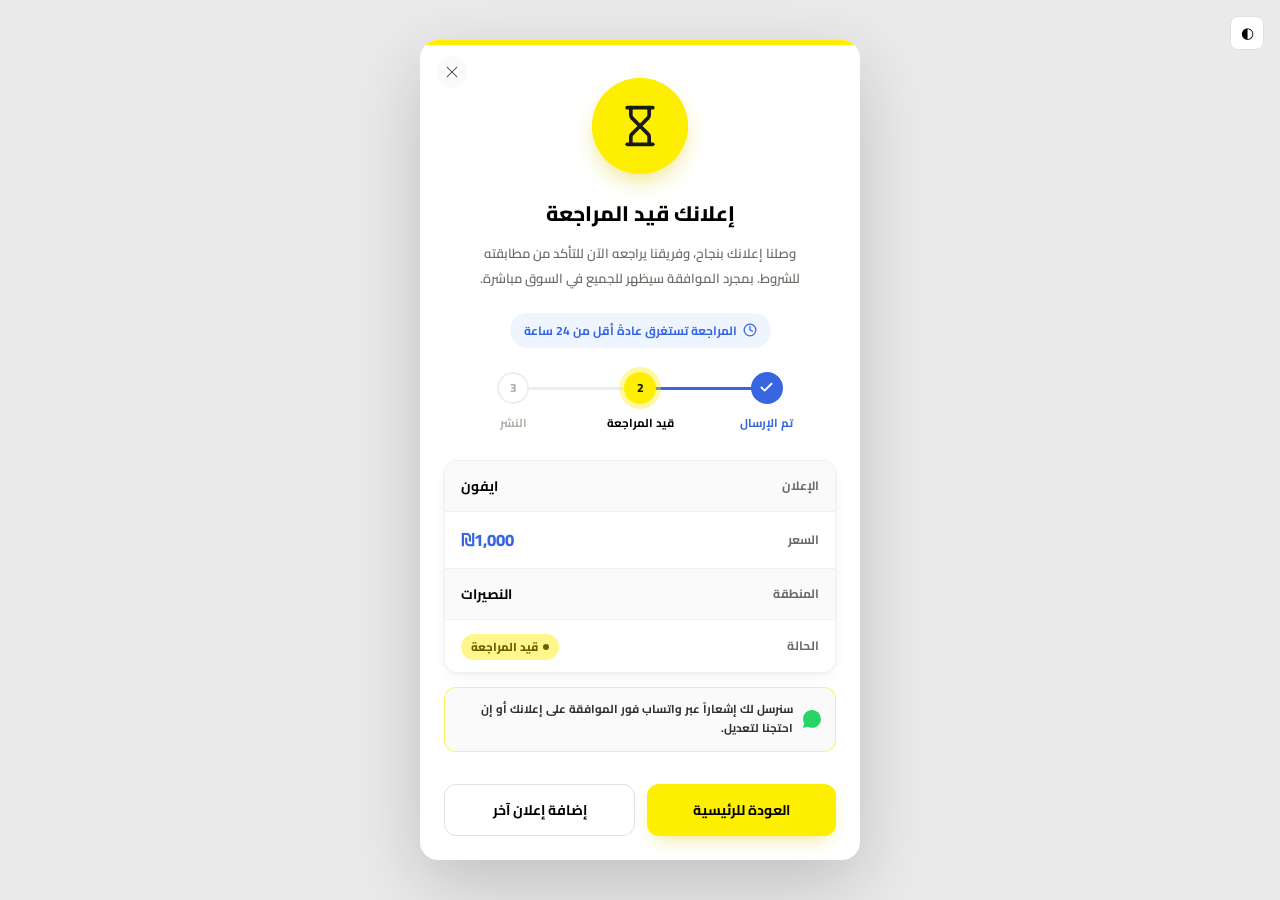
<file: reviw.html>
<!doctype html>
<html lang="ar" dir="rtl">
<head>
<meta charset="UTF-8" />
<meta name="viewport" content="width=device-width, initial-scale=1.0" />
<title>إعلانك قيد المراجعة | سوق غزة</title>
<link href="https://fonts.googleapis.com/css2?family=Cairo:wght@400;600;700;800&display=swap" rel="stylesheet" />
<style>
*,*::before,*::after{margin:0;padding:0;box-sizing:border-box}
:root{
  --primary:#feee00; --blue:#3866df; --blue-dark:color-mix(in srgb,var(--blue) 82%,black);
  --bg:#fff; --bg-hover:rgba(0,0,0,.05); --text:#000; --border-color:#e0e0e0; --desc:#303030;
  --modal-bg:#fff; --modal-border:#f0f0f0; --modal-input-bg:#fafafa; --modal-input-border:#eee;
  --gm-muted:#6b6b65; --gm-faint:#b0b0a8; --gm-accent-s:rgba(29,110,245,.07); --gm-accent-r:rgba(29,110,245,.16);
  --gm-green-r:rgba(56,102,223,.18);
  --gm-shadow:0 1px 3px rgba(0,0,0,.05),0 4px 14px rgba(0,0,0,.04);
  --en-font:"Cairo",sans-serif; --transition:.3s; --border-radius:8px;
  --page:#eaeaea;
}
body.dark-mode{
  --bg:#111820; --text:#fff; --bg-hover:rgba(255,255,255,.08); --border-color:#333; --desc:#aaa;
  --modal-bg:#1c1c1c; --modal-border:#2a2a2a; --modal-input-bg:#222; --modal-input-border:#2e2e2e;
  --gm-muted:#9a9a94; --gm-faint:#5a5a55; --gm-accent-s:rgba(29,110,245,.12); --gm-accent-r:rgba(29,110,245,.24);
  --page:#0b1016;
}
body{font-family:var(--en-font);background:var(--page);color:var(--text);min-height:100vh;display:flex;align-items:center;justify-content:center;padding:20px;-webkit-font-smoothing:antialiased;transition:background .3s}

/* ===== backdrop mimic (remove inside your project: Bootstrap modal provides it) ===== */
.demo-theme{position:fixed;top:16px;inset-inline-start:16px;width:34px;height:34px;border-radius:8px;border:1px solid var(--border-color);background:var(--bg);color:var(--text);cursor:pointer;font-size:15px}

/* ===== modal card ===== */
.review-card{
  position:relative;width:100%;max-width:440px;background:var(--modal-bg);
  border-radius:18px;overflow:hidden;box-shadow:0 24px 70px rgba(0,0,0,.18);
  text-align:center;animation:rvIn .5s cubic-bezier(.34,1.3,.64,1) both;
}
@keyframes rvIn{from{opacity:0;transform:translateY(22px) scale(.97)}to{opacity:1;transform:none}}
.review-card::before{content:"";position:absolute;top:0;inset-inline:0;height:5px;background:var(--primary)}
.review-close{position:absolute;top:16px;inset-inline-end:16px;width:32px;height:32px;border:none;border-radius:50%;background:var(--modal-input-bg);color:var(--desc);cursor:pointer;display:flex;align-items:center;justify-content:center;transition:background .2s,color .2s}
.review-close:hover{background:var(--primary);color:#1a1a1a}

.review-body{padding:38px 24px 8px}

/* animated icon */
.review-icon{position:relative;width:96px;height:96px;margin:0 auto 20px}
.review-icon__ring{position:absolute;inset:0;border-radius:50%;background:color-mix(in srgb,var(--primary) 35%,transparent);animation:rvPulse 2.4s ease-in-out infinite}
.review-icon__ring.r2{animation-delay:1.2s}
@keyframes rvPulse{0%{transform:scale(.8);opacity:.9}100%{transform:scale(1.45);opacity:0}}
.review-icon__core{position:relative;width:96px;height:96px;border-radius:50%;background:var(--primary);color:#1a1a1a;display:flex;align-items:center;justify-content:center;box-shadow:0 10px 26px -8px rgba(216,201,0,.65);animation:rvPop .55s cubic-bezier(.22,1.4,.36,1) both}
@keyframes rvPop{from{transform:scale(.4);opacity:0}to{transform:scale(1);opacity:1}}
.review-icon__core svg{width:44px;height:44px;overflow:visible}
.hg-top,.hg-bot{transform-origin:center}
.hg-spin{transform-origin:12px 12px;animation:rvFlip 3.2s ease-in-out infinite}
@keyframes rvFlip{0%,55%{transform:rotate(0)}85%,100%{transform:rotate(180deg)}}

.review-title{font-size:21px;font-weight:800;margin-bottom:8px}
.review-desc{font-size:13px;line-height:1.9;color:var(--gm-muted);max-width:330px;margin:0 auto 22px;font-weight:600}

/* eta chip */
.review-eta{display:inline-flex;align-items:center;gap:6px;padding:6px 14px;border-radius:999px;background:var(--gm-accent-s);color:var(--blue);font-size:12px;font-weight:700;margin-bottom:24px}
.review-eta svg{width:14px;height:14px}

/* timeline */
.review-steps{display:flex;align-items:flex-start;justify-content:space-between;position:relative;margin:0 6px 26px}
.review-steps::before{content:"";position:absolute;top:15px;inset-inline:16%;height:3px;border-radius:3px;background:var(--modal-input-border)}
.review-steps::after{content:"";position:absolute;top:15px;inset-inline-start:16%;height:3px;border-radius:3px;background:var(--blue);width:34%;animation:rvFill 1.2s .3s ease both}
@keyframes rvFill{from{width:0}}
.rs{position:relative;z-index:1;flex:1;display:flex;flex-direction:column;align-items:center;gap:8px}
.rs__dot{width:32px;height:32px;border-radius:50%;display:flex;align-items:center;justify-content:center;background:var(--modal-bg);border:2px solid var(--modal-input-border);color:var(--gm-faint);font-size:12px;font-weight:800}
.rs__dot svg{width:15px;height:15px}
.rs__label{font-size:11.5px;font-weight:700;color:var(--gm-faint)}
.rs.done .rs__dot{background:var(--blue);border-color:var(--blue);color:#fff}
.rs.done .rs__label{color:var(--blue)}
.rs.active .rs__dot{background:var(--primary);border-color:var(--primary);color:#1a1a1a;box-shadow:0 0 0 5px color-mix(in srgb,var(--primary) 35%,transparent);animation:rvGlow 1.8s ease-in-out infinite}
.rs.active .rs__label{color:var(--text)}
@keyframes rvGlow{50%{box-shadow:0 0 0 9px color-mix(in srgb,var(--primary) 0%,transparent)}}

/* ad summary (same look as .npw-review-list) */
.review-list{border:1px solid var(--modal-border);border-radius:14px;overflow:hidden;box-shadow:var(--gm-shadow);text-align:start;margin-bottom:14px}
.review-row{display:flex;align-items:center;justify-content:space-between;gap:14px;padding:12px 16px;background:var(--modal-input-bg)}
.review-row:nth-child(even){background:var(--modal-bg)}
.review-row+.review-row{border-top:1px solid var(--modal-border)}
.review-label{font-size:.76rem;font-weight:700;color:var(--gm-muted)}
.review-value{font-size:.86rem;font-weight:700;max-width:62%;overflow:hidden;text-overflow:ellipsis;white-space:nowrap}
.review-value.price{color:var(--blue);font-size:1.05rem;font-weight:800}
.badge-pending{display:inline-flex;align-items:center;gap:5px;padding:2px 10px;border-radius:999px;background:color-mix(in srgb,var(--primary) 45%,transparent);color:#6b5e00;font-size:11.5px;font-weight:800}
body.dark-mode .badge-pending{color:var(--primary);background:rgba(254,238,0,.14)}
.badge-pending i{width:6px;height:6px;border-radius:50%;background:currentColor;animation:rvBlink 1.2s infinite}
@keyframes rvBlink{50%{opacity:.25}}

/* note (same look as .addition-note) */
.review-note{display:flex;align-items:center;gap:10px;padding:12px 14px;border-radius:12px;background:var(--modal-input-bg);border:1px solid rgba(254,238,0,.6);text-align:start;margin-bottom:6px}
.review-note svg{width:18px;height:18px;flex-shrink:0;color:#25d366}
.review-note p{font-size:11.5px;line-height:1.7;font-weight:700;color:var(--desc)}

/* actions (same look as .price-success-actions) */
.review-actions{display:flex;gap:12px;padding:18px 24px 24px}
.review-actions a{flex:1;display:flex;align-items:center;justify-content:center;min-height:48px;padding:12px 14px;border-radius:12px;font-family:var(--en-font);font-size:14px;font-weight:700;text-decoration:none;white-space:nowrap;transition:transform .15s,background .2s,color .2s,border-color .2s,box-shadow .2s}
.review-actions a:active{transform:scale(.97)}
.btn-primary{background:var(--primary);color:var(--text);box-shadow:0 8px 20px -8px rgba(216,201,0,.55)}
.btn-primary:hover{background:var(--blue);color:#fff;transform:translateY(-1px)}
.btn-outline{background:transparent;border:1px solid var(--border-color);color:var(--text)}
.btn-outline:hover{background:var(--bg-hover);transform:translateY(-1px)}
@media(max-width:380px){.review-actions{flex-direction:column}}
@media(prefers-reduced-motion:reduce){*{animation:none!important}}
</style>
</head>
<body>

<button class="demo-theme" onclick="document.body.classList.toggle('dark-mode')" aria-label="Toggle dark mode">◐</button>

<div class="review-card" role="dialog" aria-modal="true" aria-labelledby="reviewTitle">
  <button class="review-close" aria-label="إغلاق">
    <svg width="14" height="14" fill="currentColor" viewBox="0 0 16 16"><path d="M2.146 2.854a.5.5 0 1 1 .708-.708L8 7.293l5.146-5.147a.5.5 0 0 1 .708.708L8.707 8l5.147 5.146a.5.5 0 0 1-.708.708L8 8.707l-5.146 5.147a.5.5 0 0 1-.708-.708L7.293 8z"/></svg>
  </button>

  <div class="review-body">
    <div class="review-icon" aria-hidden="true">
      <span class="review-icon__ring"></span><span class="review-icon__ring r2"></span>
      <div class="review-icon__core">
        <svg viewBox="0 0 24 24" fill="none" stroke="currentColor" stroke-width="2" stroke-linecap="round" stroke-linejoin="round">
          <g class="hg-spin"><path d="M5 22h14"/><path d="M5 2h14"/><path d="M17 22v-4.172a2 2 0 0 0-.586-1.414L12 12l-4.414 4.414A2 2 0 0 0 7 17.828V22"/><path d="M7 2v4.172a2 2 0 0 0 .586 1.414L12 12l4.414-4.414A2 2 0 0 0 17 6.172V2"/></g>
        </svg>
      </div>
    </div>

    <h2 class="review-title" id="reviewTitle">إعلانك قيد المراجعة</h2>
    <p class="review-desc">وصلنا إعلانك بنجاح، وفريقنا يراجعه الآن للتأكد من مطابقته للشروط. بمجرد الموافقة سيظهر للجميع في السوق مباشرة.</p>

    <div class="review-eta">
      <svg viewBox="0 0 24 24" fill="none" stroke="currentColor" stroke-width="2.2" stroke-linecap="round" stroke-linejoin="round"><circle cx="12" cy="12" r="10"/><path d="M12 6v6l4 2"/></svg>
      <span>المراجعة تستغرق عادةً أقل من 24 ساعة</span>
    </div>

    <div class="review-steps">
      <div class="rs done"><span class="rs__dot"><svg viewBox="0 0 24 24" fill="none" stroke="currentColor" stroke-width="3" stroke-linecap="round" stroke-linejoin="round"><path d="M20 6 9 17l-5-5"/></svg></span><span class="rs__label">تم الإرسال</span></div>
      <div class="rs active"><span class="rs__dot">2</span><span class="rs__label">قيد المراجعة</span></div>
      <div class="rs"><span class="rs__dot">3</span><span class="rs__label">النشر</span></div>
    </div>

    <div class="review-list">
      <div class="review-row"><span class="review-label">الإعلان</span><span class="review-value">ايفون</span></div>
      <div class="review-row"><span class="review-label">السعر</span><span class="review-value price">₪1,000</span></div>
      <div class="review-row"><span class="review-label">المنطقة</span><span class="review-value">النصيرات</span></div>
      <div class="review-row"><span class="review-label">الحالة</span><span class="review-value"><span class="badge-pending"><i></i>قيد المراجعة</span></span></div>
    </div>

    <div class="review-note">
      <svg fill="currentColor" viewBox="0 0 16 16"><path d="M13.601 2.326A7.85 7.85 0 0 0 7.994 0C3.627 0 .068 3.558.064 7.926c0 1.399.366 2.76 1.057 3.965L0 16l4.204-1.102a7.9 7.9 0 0 0 3.79.965h.004c4.368 0 7.926-3.558 7.93-7.93A7.9 7.9 0 0 0 13.6 2.326z"/></svg>
      <p>سنرسل لك إشعاراً عبر واتساب فور الموافقة على إعلانك أو إن احتجنا لتعديل.</p>
    </div>
  </div>

  <div class="review-actions">
    <a href="home.html" class="btn-primary">العودة للرئيسية</a>
    <a href="#" class="btn-outline" id="reviewAddAnotherBtn">إضافة إعلان آخر</a>
  </div>
</div>

</body>
</html>
</file>
